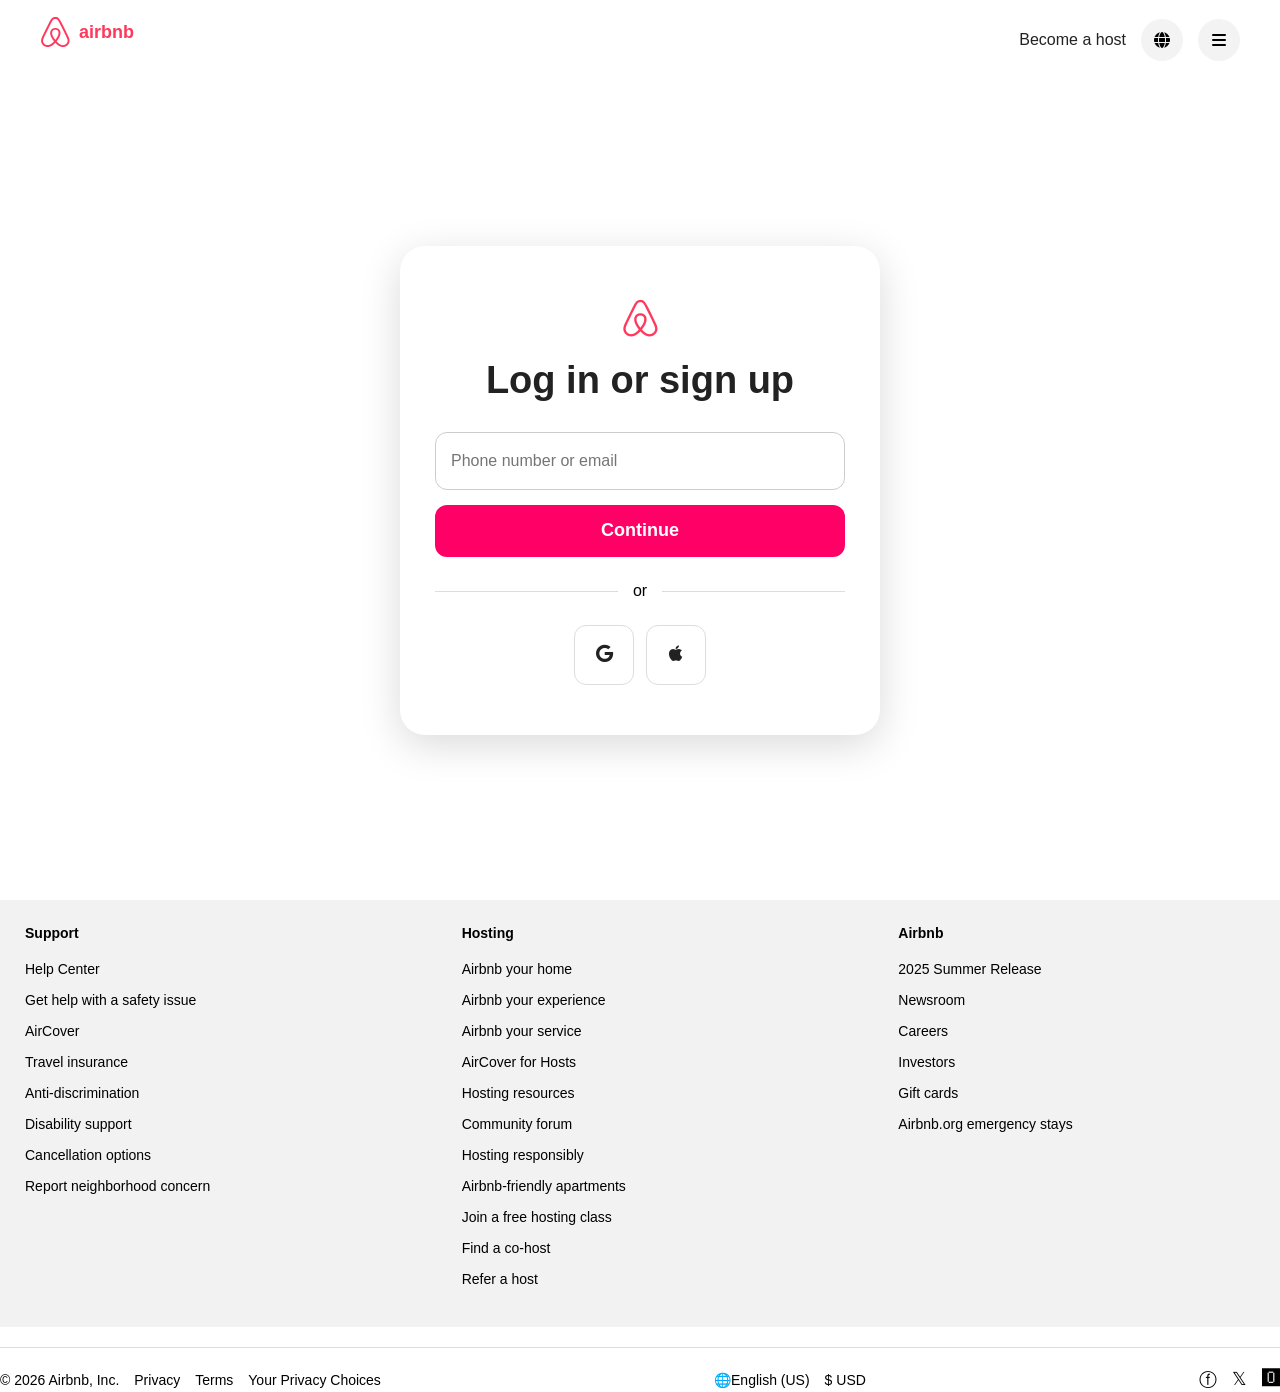
<file: airbnb2.html>
<!DOCTYPE html>
<html lang="en">
<head>
    <meta charset="UTF-8">
    <meta name="viewport" content="width=device-width, initial-scale=1.0">
     <title>Customer Service - Airbnb Help Center</title>
    <link rel="shortcut icon" href="AIRBNB WEBSITE ICON.png">
     <link rel="stylesheet"
    href="https://cdnjs.cloudflare.com/ajax/libs/font-awesome/6.5.1/css/all.min.css">
    <link rel="stylesheet" href="airbnb2.css">
</head>
<body>

    <header class="navbar">
        <div class="logo"> 
            <i class="fa-brands fa-airbnb"></i>
            <span>airbnb</span>
        </div>

        <div class="nav-right">
            <a href="#">Become a host</a>
            <div class="icon-circle">
                <i class="fa-solid fa-globe"></i>
            </div>

            <div class="menu-circle">
                <i class="fa-solid fa-bars"></i>
            </div>
        </div>
    </header>

    <main class="hero">

        <div class="login-card">

            <div class="airbnb-icon">
                <i class="fa-brands fa-airbnb"></i>
            </div>
           
            <h1>Log in or sign up</h1>

            <input
                type="text"
                placeholder="Phone number or email">
                <a href="airbnbLandingPAGE.html">

                <button>Continue</button>
            </a>

            <div class="divider">
                <span>or</span>
            </div>

            <div class="social-login">
                <button class="social google">
                    <i class="fa-brands fa-google"></i>
                </button>

                <button class="social apple">
                    <i class="fa-brands fa-apple"></i>
                </button>
            </div>

        </div>

    </main>

    <!-- TOP PART -->
    
 <footer>
  <div class="footer-container">
    <div class="footer-column">
      <h3>Support</h3>
      <p>Help Center</p>
      <p>Get help with a safety issue</p>
      <p>AirCover</p>
      <p>Travel insurance</p>
      <p>Anti-discrimination</p>
      <p>Disability support</p>
      <p>Cancellation options</p>
      <p>Report neighborhood concern</p>
    </div>
    <div class="footer-column">
      <h3>Hosting</h3>
      <p>Airbnb your home</p>
      <p>Airbnb your experience</p>
      <p>Airbnb your service</p>
      <p>AirCover for Hosts</p>
      <p>Hosting resources</p>
      <p>Community forum</p>
      <p>Hosting responsibly</p>
      <p>Airbnb-friendly apartments</p>
      <p>Join a free hosting class</p>
      <p>Find a co‑host</p>
      <p>Refer a host</p>
    </div>
    <div class="footer-column">
      <h3>Airbnb</h3>
      <p>2025 Summer Release</p>
      <p>Newsroom</p>
      <p>Careers</p>
      <p>Investors</p>
      <p>Gift cards</p>
      <p>Airbnb.org emergency stays</p>
    </div>
  </div>
    <!-- BOTTOM PART -->
     <div class="footer-bottom">
      <div class="left-side">
        <span>© 2026 Airbnb, Inc.</span>
        <span>Privacy</span>
        <span>Terms</span>
        <span>Your Privacy Choices</span>
      </div>
      <div class="right-side">
        <span>🌐English (US)</span>
        <span>$ USD</span>
      </div>
      <div class="icons">
        <span>ⓕ</span>
        <span>𝕏</span>
        <span>🅾</span>
      </div>
     </div>
 </footer>


</body>
</html>
</file>
<file: airbnb2.css>
*{
    margin:0;
    padding:0;
    box-sizing:border-box;
    font-family:Arial, Helvetica, sans-serif;
}

body{
    min-height:100vh;
    /* background:url('https://a0.muscache.com/im/pictures/AirbnbPlatformAssets/AirbnbPlatformAssets-signup-and-login/original/2d46d9a0-5218-4fa7-91da-356eb8bb130b.jpeg?im_w=2560&im_q=medq')
    center/cover no-repeat;
    */
}

.navbar{
    background:#fff;
    height:80px;
    display:flex;
    align-items:center;
    justify-content:space-between;
    padding:0 40px;
}

.logo{
    display:flex;
    align-items:center;
    gap:8px;
    color:#ff385c;
    font-size:18px;
    font-weight:bold;
}

.logo i{
    font-size:35px;
}

.nav-right{
    display:flex;
    align-items:center;
    gap:15px;
}

.nav-right a{
    text-decoration:none;
    color:#222;
    font-weight:500;
}

.icon-circle,
.menu-circle{
    width:42px;
    height:42px;
    border-radius:50%;
    background:#f3f3f3;
    display:flex;
    align-items:center;
    justify-content:center;
    cursor:pointer;
}

.hero{
     background:url('https://a0.muscache.com/im/pictures/AirbnbPlatformAssets/AirbnbPlatformAssets-signup-and-login/original/2d46d9a0-5218-4fa7-91da-356eb8bb130b.jpeg?im_w=2560&im_q=medq')
    center/cover no-repeat;
    display:flex;
    justify-content:center;
    align-items:center;
    height:calc(100vh - 80px);
}

.login-card{
    width:480px;
    background:white;
    border-radius:25px;
    padding:50px 35px;
    text-align:center;
    box-shadow:0 10px 40px rgba(0,0,0,.15);
}

.airbnb-icon{
    color:#ff385c;
    font-size:42px;
    margin-bottom:15px;
}

.logo {
  position:relative;
  width: 120px;
  height: auto;
  margin-bottom: 16px}

.login-card h1{
    color:#222;
    margin-bottom:30px;
    font-size:38px;
}

.login-card input{
    width:100%;
    height:58px;
    border:1px solid #ccc;
    border-radius:12px;
    padding:0 15px;
    font-size:16px;
    margin-bottom:15px;
}

.login-card button{
    width:100%;
    height:52px;
    border:none;
    border-radius:12px;
    background:#ff0066;
    color:white;
    font-size:18px;
    font-weight:bold;
    cursor:pointer;
}

.divider{
    margin:25px 0;
    position:relative;
}

.divider::before{
    content:"";
    position:absolute;
    left:0;
    top:50%;
    width:100%;
    height:1px;
    background:#ddd;
}

.divider span{
    background:#fff;
    padding:0 15px;
    position:relative;
    z-index:1;
}

.social-login{
    display:flex;
    justify-content:center;
    gap:12px;
}

.social{
    width:60px !important;
    height:60px !important;
    border-radius:12px !important;
    border:1px solid #ddd !important;
    background:white !important;
    color:#222 !important;
    font-size:24px;
}

.google:hover,
.apple:hover{
    background:#f5f5f5 !important;
}


/* TOP FOOTER */
.footer-container{
    background: #f2f2f2;
    /* padding: 50px 0; */
    display: grid;
    grid-template-columns: repeat(3, 1fr);
    gap: 80px;
    margin-bottom: 20px;
    padding: 25px;
}

.footer-column h3{
    font-size: 14px;
    margin-bottom: 20px;
}

.footer-column p{
    margin-bottom: 15px;
    color: black;
    cursor: pointer;
    font-size: 14px;
    font-weight: 400;
}

.footer-column p:hover{
    text-decoration: underline;
}

.footer-bottom{
    display: flex;
    justify-content: space-between;
    align-items: center;
    border-top: 1px solid #ddd;
    padding-top: 20px;
    flex-wrap: wrap; 
    grid-column: 1 / -1;
}

.left-side{
    display: flex;
    gap: 15px;
    flex-wrap: wrap;
    font-size: 14px;
    text-decoration: #222;
}

.right-side{
    display: flex;
    gap: 15px;
    align-items: center;
    font-size: 14px;
}

.icons{
    display:flex;
    gap: 15px;
    font-size: 18px;
}

@media(max-width: 768px){
    header{
        padding: 0 20px;
    }
}
</file>
